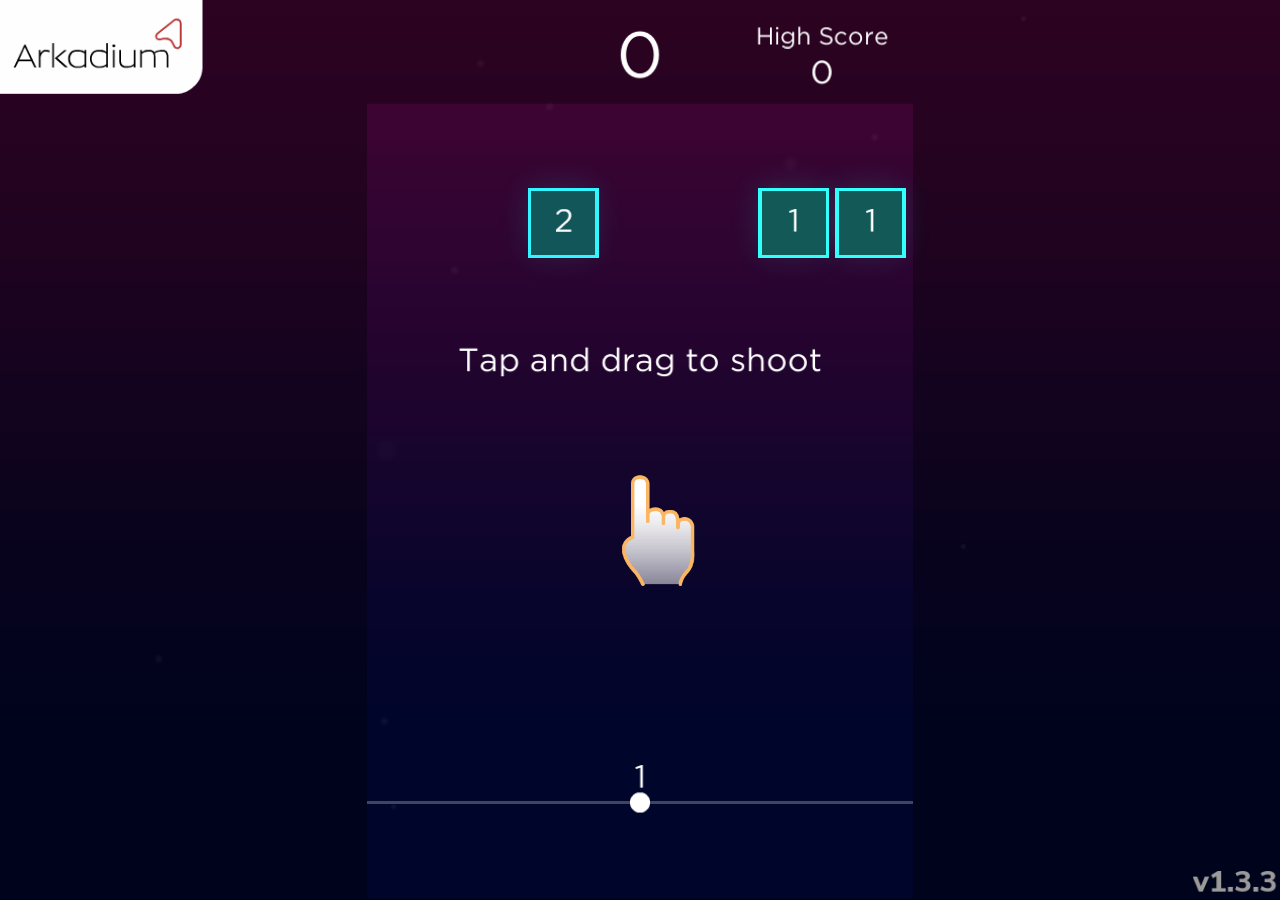
<file: ballistic/index.html>
<!DOCTYPE html>
<html>
  <head>
    <meta charset="utf-8" />
    <meta name="viewport" content="initial-scale=1,user-scalable=no" />
    <style>
      html,
      body {
        padding: 0;
        border: 0;
        margin: 0;
        height: 100%;
      }
    </style>
  </head>
  <body style="overflow: hidden">
    <div id="gamePlace" style="height: 100%"></div>
    <script src="pixi.js?e55f59b7dcad74494533"></script>
    <script src="main.js?e55f59b7dcad74494533"></script>
  </body>
</html>
</file>
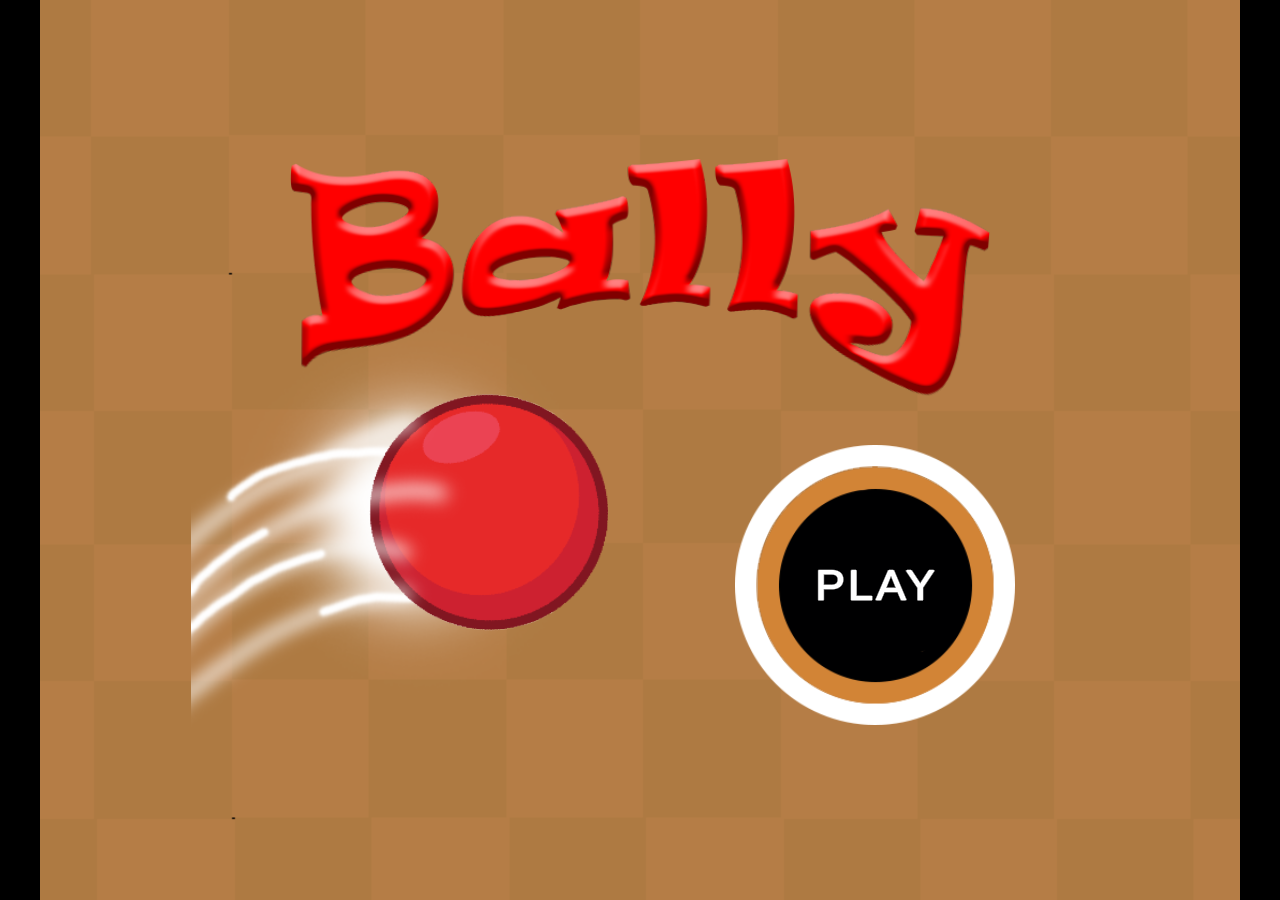
<file: bally/index.html>
<!DOCTYPE html>
<html lang="en-us">
<head>
	<meta charset="utf-8">
	<meta http-equiv="Content-Type" content="text/html; charset=utf-8">
<link rel="stylesheet" href="TemplateData/style.css">
	<style>
      @import url('assets/cdn/c0fbdc64-fonts-c0fbdc64da.css');	
      @import url('assets/cdn/7620d79f-fonts-7620d79f8a.css');
		html,
		body {
			background: #000;
			width: 100%;
			height: 100%;
			overflow: visible;
			padding: 0;
			margin: 0;
		}
		div#gameContainer {
			background: transparent !important;
			position: absolute;
		}
		div#gameContainer canvas {
			position: absolute;
		}
		div#gameContainer canvas[data-pixel-art="true"] {
			position: absolute;
			image-rendering: optimizeSpeed;
			image-rendering: -webkit-crisp-edges;
			image-rendering: -moz-crisp-edges;
			image-rendering: -o-crisp-edges;
			image-rendering: crisp-edges;
			image-rendering: -webkit-optimize-contrast;
			image-rendering: optimize-contrast;
			image-rendering: pixelated;
			-ms-interpolation-mode: nearest-neighbor;
		}
	</style>
</head>
<body>
	<div id="gameContainer">
		<canvas id="unity-canvas" data-pixel-art=""></canvas>
<table width=100% height=70%> 
    <tr>
        <td class="height" style="text-align: center; vertical-align: middle;">
            <img src="logo.png" width=250 height=50 />
    <br><p id="loading-txt" style="text-align: center; font-family: 'MuseoModerno', cursive;color: white;font-size: 40px;margin-top: 0px;margin-bottom: 0px;" >Loading...</p>	</br>
        </td>
    </tr>
</table>
		<script src="Build/Bally.loader.js"></script>
		<script>
			var canvas = document.querySelector("#unity-canvas");
			var config = {
				dataUrl: "Build/Bally.data",
				frameworkUrl: "Build/Bally.framework.js",
				codeUrl: "Build/Bally.wasm",
				symbolsUrl: "Build/Bally.symbols.json",
				streamingAssetsUrl: "StreamingAssets",
				companyName: "GANG",
				productName: "Bally",
				productVersion: "1.1.2",
			};
			var scaleToFit;
			try {
				scaleToFit = !!JSON.parse("");
			} catch (e) {
				scaleToFit = true;
			}
			function progressHandler(progress) {
				var percent = progress * 100 + '%';
				canvas.style.background = 'linear-gradient(to right, white, white ' + percent + ', transparent ' + percent + ', transparent) no-repeat center';
				canvas.style.backgroundSize = '100% 1rem';
			}
			function onResize() {
				var container = canvas.parentElement;
				var w;
				var h;
				if (scaleToFit) {
					w = window.innerWidth;
					h = window.innerHeight;
					var r = 600 / 800;
					if (w * r > window.innerHeight) {
						w = Math.min(w, Math.ceil(h / r));
					}
					h = Math.floor(w * r);
				} else {
					w = 800;
					h = 600;
				}
				container.style.width = canvas.style.width = w + "px";
				container.style.height = canvas.style.height = h + "px";
				container.style.top = Math.floor((window.innerHeight - h) / 2) + "px";
				container.style.left = Math.floor((window.innerWidth - w) / 2) + "px";
			}
			createUnityInstance(canvas, config, progressHandler).then(function (instance) {
				canvas = instance.Module.canvas;
				onResize();
			});
			window.addEventListener('resize', onResize);
			onResize();
		</script>
	</div>
</body>
</html>
</file>
<file: bally/TemplateData/style.css>
html {
    box-sizing: border-box;
}
*, *:before, *:after {
    box-sizing: inherit;
}
html, body {
    height: 100%;
}
canvas {
    display: block;
}
body {
    margin: 0;
}
#unity-container {
    width: 100%;
    height: 100%;
}
#unity-canvas {
    width: 100%;
    height: 100%;
    /*background: #231F20;*/
    background: black;
}
#loading-cover {
    position: absolute;
    top: 0;
    left: 0;
    width: 100%;
    height: 100%;
    display: flex;
    justify-content: center;
    align-items: center;
}
#unity-loading-bar {
    flex: 1 1 auto;
    display: flex;
    flex-direction: column;
    justify-content: center;
    align-items: center;
}
#unity-logo {
    animation: shake 0.5s;
    animation-iteration-count: infinite;
    -webkit-animation-iteration-count: infinite;
    text-align: center;
}
#unity-logo img {
    max-width: 65%;
}
#unity-progress-bar-empty {
    width: 50%;
    height: 24px;
    margin: 10px 20px 20px 10px;
    text-align: left;
    border: 1px solid white;
    padding: 2px;
}
#unity-progress-bar-full {
    width: 0%;
    height: 100%;
    background: white;
}
.light #unity-progress-bar-empty {
    border-color: black;
}
.light #unity-progress-bar-full {
    background: black;
}

#unity-fullscreen-button {
    position: absolute;
    right: 10px;
    bottom: 10px;
    width: 38px;
    height: 38px;
    background: url('fullscreen-button.png') no-repeat center;
    background-size: contain;
}

.spinner,
.spinner:after {
  border-radius: 50%;
  width: 5em;
  height: 5em;
}
.spinner {
  margin: 10px;
  font-size: 10px;
  position: relative;
  text-indent: -9999em;
  border-top: 1.1em solid rgba(255, 255, 255, 0.2);
  border-right: 1.1em solid rgba(255, 255, 255, 0.2);
  border-bottom: 1.1em solid rgba(255, 255, 255, 0.2);
  border-left: 1.1em solid #ffffff;
  transform: translateZ(0);
  animation: spinner-spin 1.1s infinite linear;
}
@keyframes spinner-spin {
  0% {
    transform: rotate(0deg);
  }
  100% {
    transform: rotate(360deg);
  }
}
@keyframes shake {
    0% { transform: translate(1px, 1px) rotate(0deg); }
  10% { transform: translate(-1px, -2px) rotate(-1deg); }
  20% { transform: translate(-3px, 0px) rotate(1deg); }
  30% { transform: translate(3px, 2px) rotate(0deg); }
  40% { transform: translate(1px, -1px) rotate(1deg); }
  50% { transform: translate(-1px, 2px) rotate(-1deg); }
  60% { transform: translate(-3px, 1px) rotate(0deg); }
  70% { transform: translate(3px, 1px) rotate(-1deg); }
  80% { transform: translate(-1px, -1px) rotate(1deg); }
  90% { transform: translate(1px, 2px) rotate(0deg); }
  100% { transform: translate(1px, -2px) rotate(-1deg); }
}
#loading-txt
{
  background-image: linear-gradient(
    -225deg,
    #152757 0%,
    #10537a 29%,
    #13d0ff 67%,
    #525b83 100%
  );
  background-size: auto auto;
  background-clip: border-box;
  background-size: 200% auto;
  color: #fff;
  background-clip: text;
  -webkit-background-clip: text;
  -webkit-text-fill-color: transparent;
  animation: textclip 0.5s linear infinite;
  animation-iteration-count: infinite;
  -webkit-animation-iteration-count: infinite;
  display: inline-block;
}

@keyframes textclip {
  to {
    background-position: 200% center;
  }
}
#login{
    background-image: url("../google_btn.png");
    position: absolute;
    z-index: 9999;
    top: 15px;
    right: 8%;
    width: 10%;
    height: 4.895%;
    background-size: 100% 100%;

    /*width: 192px;
    height: 47px;*/
}
@import url('fonts-c0fbdc64da.css');
@import url('fonts-7620d79f8a.css');
#logout{
    display: flex;
    justify-content: center;
    align-items: center;
    border: 4px solid;
    border-radius: 5px;
    background-color: rgb(142,32,32);
    position: absolute;
    z-index: 9999;
    top: 15px;
    right: 8%;
    width: 10%;
    height: 50px;
    text-align: center;
    font-family: 'MuseoModerno', cursive;
    /*width: 200px;
    height: 50px;*/
}
.matoki {
  border: 10px;
  background-color: rgb(178,34,34);
  border-radius: 5px;
  height: 30px;
  width: 100%;
}
</file>
